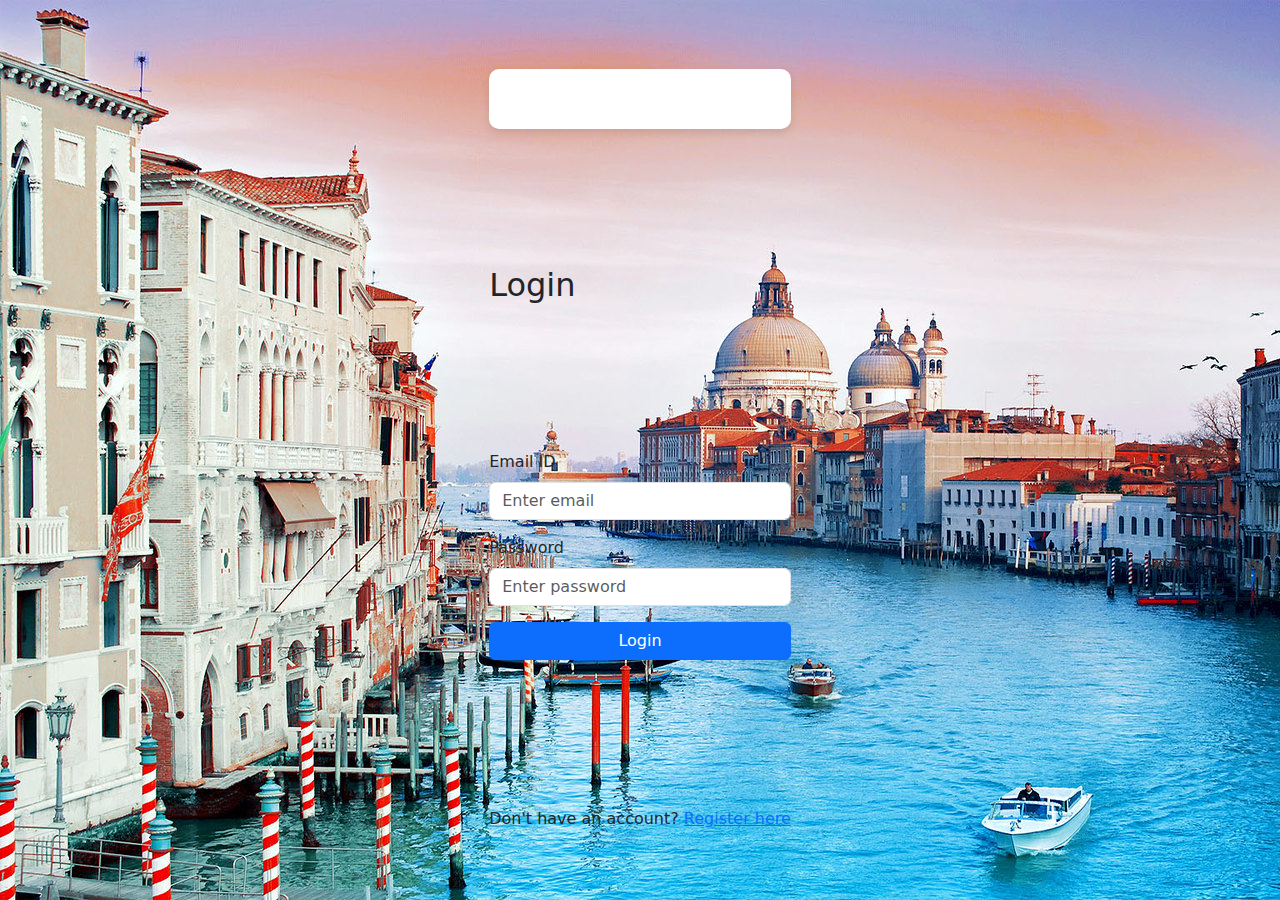
<file: Checkpoint4/login.html>
<!DOCTYPE html>
<html lang="en">
<head>
    <meta charset="UTF-8">
    <meta name="viewport" content="width=device-width, initial-scale=1.0">
    <title>Login Form</title>
    <link href="https://cdn.jsdelivr.net/npm/bootstrap@5.3.0-alpha1/dist/css/bootstrap.min.css" rel="stylesheet">
    <link rel="stylesheet" href="style3.css">

</head>
<body background = "bg.jpg">
    <div class="form-container"></div>
        <h2>Login</h2>
        <form id="loginForm" onsubmit="return validateLoginForm()">
            <div class="mb-3">
                <label for="email" class="form-label">Email ID</label>
                <input type="email" id="email" class="form-control" placeholder="Enter email">
            </div>
            <div class="mb-3">
                <label for="password" class="form-label">Password</label>
                <input type="password" id="password" class="form-control" placeholder="Enter password">
            </div>
            <button type="submit" class="btn btn-primary w-100">Login</button>
        </form>
        <div class="form-link">
            Don't have an account? <a href="index.html">Register here</a>
        </div>
    </div>
    <script>
        function validateLoginForm() {
            var email = document.getElementById('email').value;
            var password = document.getElementById('password').value;

            if (email === "") {
                alert("Email is required");
                return false;
            }
            if (password === "") {
                alert("Password is required");
                return false;
            }
            return true;
        }
    </script>
</body>
</html>
</file>
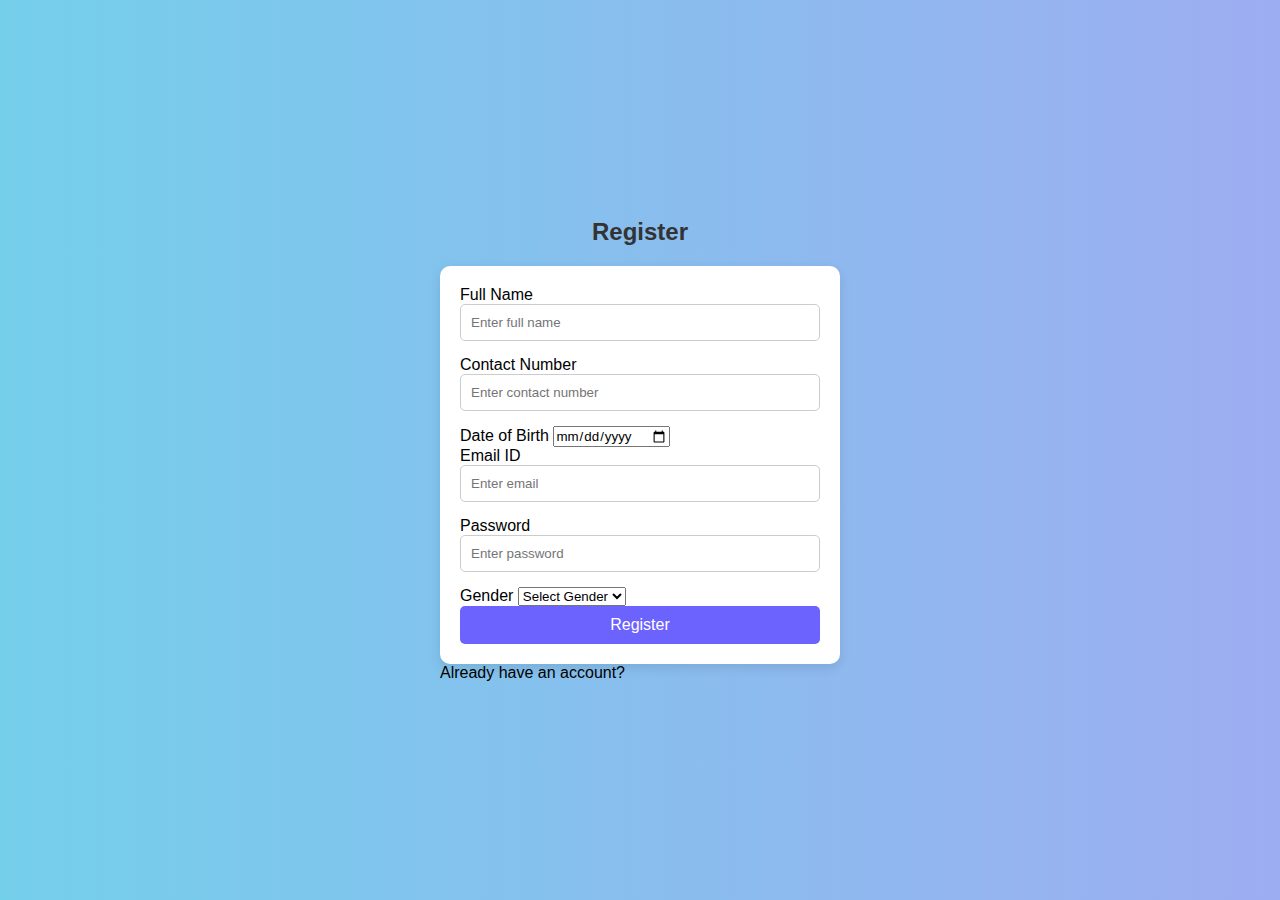
<file: Checkpoint4/register.html>
<!DOCTYPE html>
<html lang="en">
<head>
    <meta charset="UTF-8">
    <meta name="viewport" content="width=device-width, initial-scale=1.0">
    <title>Register</title>
    <link rel="stylesheet" href="style2.css">
</head>
<body>
    <div class="form-container">
        <h2>Register</h2>
        <form id="registerForm" onsubmit="return validateForm()">
            <div class="mb-3">
                <label for="fullName" class="form-label">Full Name</label>
                <input type="text" id="fullName" class="form-control" placeholder="Enter full name">
            </div>
            <div class="mb-3">
                <label for="contact" class="form-label">Contact Number</label>
                <input type="text" id="contact" class="form-control" placeholder="Enter contact number">
            </div>
            <div class="mb-3">
                <label for="dob" class="form-label">Date of Birth</label>
                <input type="date" id="dob" class="form-control">
            </div>
            <div class="mb-3">
                <label for="email" class="form-label">Email ID</label>
                <input type="email" id="email" class="form-control" placeholder="Enter email">
            </div>
            <div class="mb-3">
                <label for="password" class="form-label">Password</label>
                <input type="password" id="password" class="form-control" placeholder="Enter password">
            </div>
            <div class="mb-3">
                <label for="gender" class="form-label">Gender</label>
                <select id="gender" class="form-select">
                    <option value="">Select Gender</option>
                    <option value="Male">Male</option>
                    <option value="Female">Female</option>
                    <option value="Other">Other</option>
                </select>
            </div>
            <button type="submit" class="btn btn-primary w-100">Register</button>
        </form>
        <div class="form-link">
            Already have an account? <a href="login.html">Login here</a>
        </div>
    </div>

    <script>
        function validateForm() {
            var fullName = document.getElementById('fullName').value;
            var contact = document.getElementById('contact').value;
            var dob = document.getElementById('dob').value;
            var email = document.getElementById('email').value;
            var password = document.getElementById('password').value;
            var gender = document.getElementById('gender').value;

            if (fullName === "") {
                alert("Full Name is required");
                return false;
            }
            if (contact === "" || !/^\d{10}$/.test(contact)) {
                alert("Please enter a valid 10-digit contact number");
                return false;
            }
            if (dob === "") {
                alert("Date of Birth is required");
                return false;
            }
            if (email === "") {
                alert("Email is required");
                return false;
            }
            if (password.length < 6) {
                alert("Password must be at least 6 characters long");
                return false;
            }
            if (gender === "") {
                alert("Please select your gender");
                return false;
            }
            return true;
        }
    </script>
    <script src="https://cdn.jsdelivr.net/npm/bootstrap@5.3.0-alpha1/dist/js/bootstrap.bundle.min.js"></script>
</body>

</body>
</html>
</file>
<file: Checkpoint4/style3.css>
body {
    
    display: grid;
    justify-content: center;
    align-items: center;
    height: 100vh;
    margin: 0;
}
.background{
    justify-content: center;
    align-items: center; 
    height: 100vh;
    width: 100%;
}

.form-container {
    background: white;
    padding: 30px;
    border-radius: 10px;
    box-shadow: 0 4px 8px rgba(0, 0, 0, 0.1);
    width: 100%;
    max-width: 400px;
}
.form-container h2 {
    text-align: center;
    margin-bottom: 20px;
}
input {
    margin-bottom: 10px;
}
.form-link {
    text-align: center;
    margin-top: 10px;
}
</file>
<file: Checkpoint4/style2.css>
* {
    margin: 0;
    padding: 0;
    box-sizing: border-box;
    font-family: 'Arial', sans-serif;
}

body {
    background: linear-gradient(to right, #74cfeb, #9dadf1);
    height: 100vh;
    display: flex;
    justify-content: center;
    align-items: center;
}

form {
    background-color: #fff;
    padding: 20px;
    border-radius: 10px;
    box-shadow: 0px 4px 12px rgba(0, 0, 0, 0.1);
    width: 400px;
}

h2 {
    text-align: center;
    margin-bottom: 20px;
    color: #333;
}

/* Input Fields */
input[type="text"], input[type="email"], input[type="password"], textarea {
    width: 100%;
    padding: 10px;
    margin-bottom: 15px;
    border: 1px solid #ccc;
    border-radius: 5px;
    transition: border 0.3s;
}

input[type="text"]:focus, input[type="email"]:focus, input[type="password"]:focus, textarea:focus {
    border: 1px solid #63e8ff;
    outline: none;
}

/* Textarea */
textarea {
    height: 100px;
}

/* Buttons */
button {
    width: 100%;
    padding: 10px;
    background-color: #6c63ff;
    color: white;
    border: none;
    border-radius: 5px;
    font-size: 16px;
    cursor: pointer;
    transition: background-color 0.3s ease;
}

button:hover {
    background-color: #5a52e6;
}

/* Checkboxes */
.checkbox-group {
    display: flex;
    justify-content: space-between;
    margin-bottom: 15px;
}

.checkbox-group label {
    font-size: 14px;
}

.checkbox-group input[type="checkbox"] {
    margin-right: 5px;
}

/* Progress Bar */
.progress-container {
    background-color: #e0e0e0;
    border-radius: 10px;
    height: 10px;
    margin: 20px 0;
    overflow: hidden;
}

.progress-bar {
    width: 50%;
    background-color: #6c63ff;
    height: 100%;
    transition: width 0.4s ease;
}

/* Responsive Design */
@media screen and (max-width: 500px) {
    form {
        width: 300px;
        padding: 15px;
    }

    h2 {
        font-size: 20px;
    }

    button {
        font-size: 14px;
    }
}
a {
    opacity: 0; 
}
</file>
